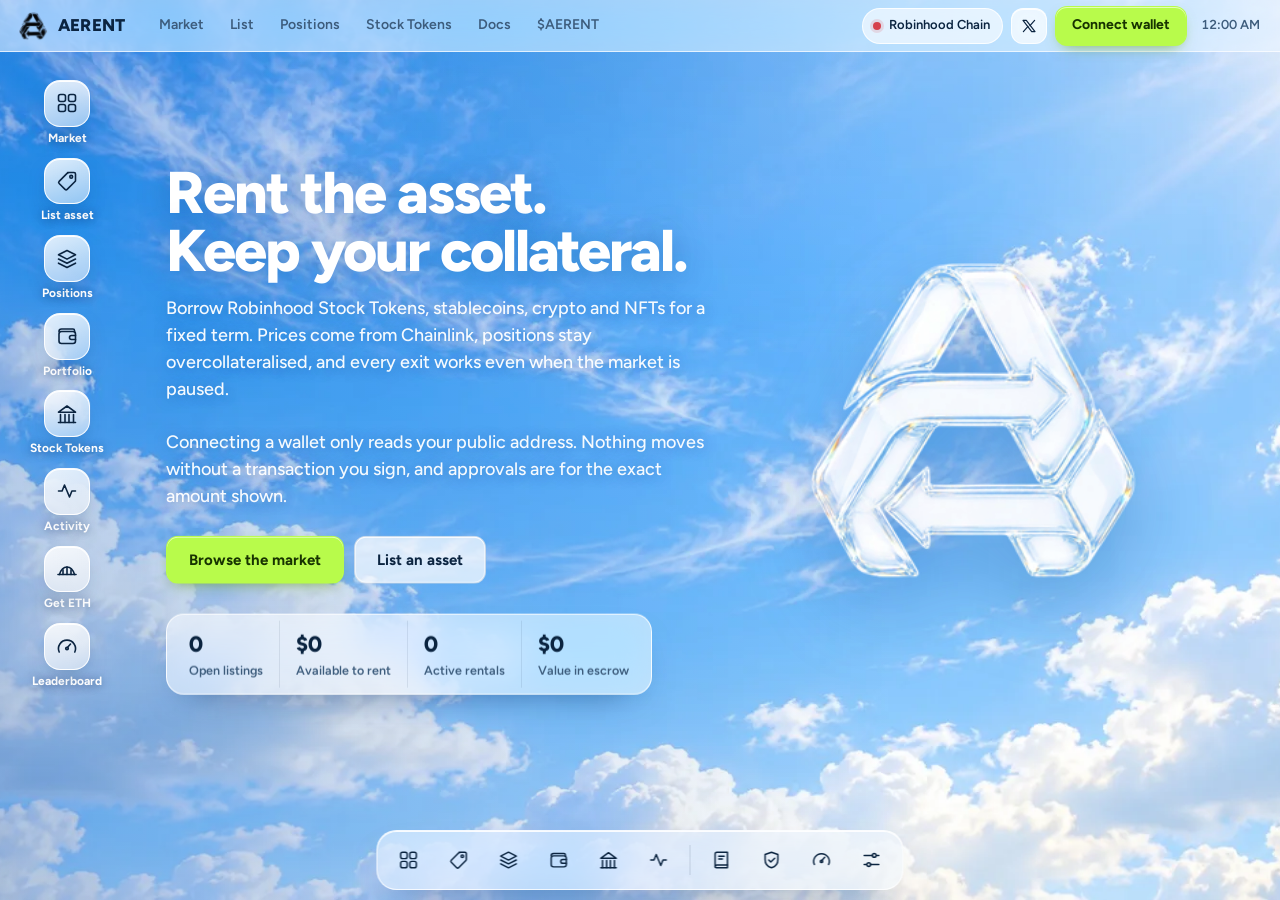
<file: index.html>
<!doctype html>
<html lang="en-GB">
<head>
  <meta charset="utf-8" />
  <meta name="viewport" content="width=device-width,initial-scale=1,viewport-fit=cover" />
  <meta name="theme-color" content="#5eaaf0" />
  <title>AERENT | Rent onchain assets on Robinhood Chain</title>
  <meta name="description" content="Rent Robinhood Stock Tokens, stablecoins, crypto and ERC-4907 NFTs against collateral, with oracle pricing and permissionless liquidations." />
  <link rel="canonical" href="https://aerentmarketplace.com/" />
  <meta property="og:type" content="website" />
  <meta property="og:title" content="AERENT | Rent onchain assets" />
  <meta property="og:description" content="Rent Stock Tokens, stablecoins, crypto and NFTs on Robinhood Chain." />
  <meta property="og:url" content="https://aerentmarketplace.com/" />
  <meta property="og:image" content="https://aerentmarketplace.com/assets/og-image.jpg" />
  <meta name="twitter:card" content="summary_large_image" />
  <meta name="twitter:image" content="https://aerentmarketplace.com/assets/og-image.jpg" />
  <link rel="icon" type="image/png" sizes="32x32" href="/assets/aerent-icon-32.png" />
  <link rel="icon" type="image/png" sizes="64x64" href="/assets/aerent-icon-64.png" />
  <link rel="apple-touch-icon" href="/assets/aerent-icon-180.png" />
  <link rel="manifest" href="/manifest.webmanifest" />
  <link rel="preload" href="/assets/fonts/figtree.woff2" as="font" type="font/woff2" crossorigin />
  <link rel="preconnect" href="https://esm.sh" crossorigin />
  <link rel="preconnect" href="https://auth.privy.io" crossorigin />
  <link rel="dns-prefetch" href="https://esm.sh" />
  <link rel="dns-prefetch" href="https://auth.privy.io" />
  <link rel="preload" href="/assets/sky.webp" as="image" />
  <link rel="stylesheet" href="/styles.css" />
  <script type="module" src="/js/app.js?v=perf-20260923"></script>
</head>
<body>
  <div class="boot" id="boot" aria-hidden="true"><img src="/assets/mark-light.webp" alt="" /></div>

  <div class="desktop" id="desktop">
    <header class="menubar">
      <button class="brand" data-open="market" aria-label="AERENT market">
        <img src="/assets/mark-dark.webp" alt="" width="30" height="30" />
        <span>AERENT</span>
      </button>
      <nav class="nav" aria-label="Primary">
        <button data-open="market">Market</button>
        <button data-open="list">List</button>
        <button data-open="positions">Positions</button>
        <button data-open="stocks">Stock Tokens</button>
        <button data-open="docs">Docs</button>
        <button data-open="aerent">$AERENT</button>
      </nav>
      <div class="menu-right">
        <span class="tag-preview" id="previewTag" hidden title="No marketplace contract is configured for this network. Actions run in a local simulation.">Preview</span>
        <button class="chip-net" id="netChip" data-open="settings" aria-label="Network status and settings"><i></i><span class="lbl" id="netLabel">Robinhood Chain</span></button>
        <a class="top-x-btn" id="xTopBtn" href="https://x.com/AerentMarket" target="_blank" rel="noopener noreferrer" aria-label="AERENT on X"></a>
        <button class="btn btn-lime wallet-btn" id="walletBtn">Connect wallet</button>
        <span class="clock" id="clock"></span>
      </div>
    </header>

    <main class="stage" id="stage">
      <nav class="apps" id="apps" aria-label="Applications"></nav>

      <section class="hero" aria-labelledby="heroTitle">
        <h1 id="heroTitle">Rent the asset.<br />Keep your collateral.</h1>
        <p>Borrow Robinhood Stock Tokens, stablecoins, crypto and NFTs for a fixed term. Prices come from Chainlink, positions stay overcollateralised, and every exit works even when the market is paused.</p>
        <p class="trust-line">Connecting a wallet only reads your public address. Nothing moves without a transaction you sign, and approvals are for the exact amount shown.</p>
        <div class="actions">
          <button class="btn btn-lime btn-lg" data-open="market">Browse the market</button>
          <button class="btn btn-glass btn-lg" data-open="list">List an asset</button>
        </div>
        <div class="facts" id="heroFacts">
          <div><strong id="factOpen">0</strong><small>Open listings</small></div>
          <div><strong id="factValue">$0</strong><small>Available to rent</small></div>
          <div><strong id="factActive">0</strong><small>Active rentals</small></div>
          <div><strong id="factEscrow">$0</strong><small>Value in escrow</small></div>
        </div>
      </section>

      <div class="orbit" id="orbit" aria-hidden="false">
        <div class="mark"><img src="/assets/mark-light.webp" alt="AERENT" /></div>
      </div>

      <div class="windows" id="windows"></div>
    </main>

    <nav class="dock" id="dock" aria-label="Dock"></nav>
  </div>

  <div class="toasts" id="toasts" role="status" aria-live="polite"></div>
  <noscript><p style="position:fixed;inset:auto 0 0 0;padding:16px;background:#fff;text-align:center;font-weight:700">AERENT needs JavaScript to connect a wallet.</p></noscript>
</body>
</html>
</file>
<file: styles.css>
/* AERENT: sky and glass. One family (Figtree), navy ink, lime for the single primary action. */
@font-face {
  font-family: "Figtree";
  src: url("/assets/fonts/figtree.woff2") format("woff2");
  font-weight: 300 900;
  font-display: swap;
}

:root {
  --ink: #0b2440;
  --ink-2: #3d5c7c;
  --ink-3: #7690ab;
  --sky: #2f86e6;
  --sky-deep: #1c62b8;
  --sky-soft: #e3f0ff;
  --lime: #b8fb4b;
  --lime-hi: #cdff72;
  --lime-lo: #9fe62e;
  --lime-ink: #173300;
  --danger: #d6404c;
  --danger-soft: #fde8ea;
  --warn: #b86e00;
  --warn-soft: #fff2d9;
  --ok: #178a4f;
  --ok-soft: #e1f7ea;

  --glass: rgba(255, 255, 255, .58);
  --glass-2: rgba(255, 255, 255, .78);
  --glass-3: rgba(255, 255, 255, .92);
  --edge: rgba(255, 255, 255, .85);
  --hair: rgba(11, 36, 64, .09);
  --hair-2: rgba(11, 36, 64, .14);

  --r-window: 22px;
  --r-panel: 16px;
  --r-control: 12px;
  --r-pill: 999px;

  --shadow-window: 0 40px 90px -30px rgba(12, 58, 112, .55), 0 12px 30px -12px rgba(12, 58, 112, .28);
  --shadow-lift: 0 10px 30px -14px rgba(12, 58, 112, .45);
  --inner: inset 0 1px 0 rgba(255, 255, 255, .9), inset 0 0 0 1px rgba(255, 255, 255, .5);

  --menubar-h: 52px;
  --dock-h: 72px;
  --ease: cubic-bezier(.2, .8, .2, 1);

  font-family: "Figtree", system-ui, -apple-system, "Segoe UI", sans-serif;
  font-feature-settings: "tnum" 1, "ss01" 1;
  color: var(--ink);
  -webkit-font-smoothing: antialiased;
}

*, *::before, *::after { box-sizing: border-box; }
html, body { margin: 0; height: 100%; overflow: hidden; }
body { background: #5eaaf0; line-height: 1.45; font-size: 14px; }
button, input, select, textarea { font: inherit; color: inherit; }
button { cursor: pointer; }
img { display: block; max-width: 100%; }
a { color: var(--sky-deep); text-decoration: none; }
a:hover { text-decoration: underline; text-underline-offset: 3px; }
:focus-visible { outline: 2.5px solid var(--sky); outline-offset: 2px; border-radius: 8px; }
.ic { width: 20px; height: 20px; flex: none; }
.sr { position: absolute; width: 1px; height: 1px; overflow: hidden; clip: rect(0 0 0 0); white-space: nowrap; }
[hidden] { display: none !important; }

/* ---------------------------------------------------------------- desktop */
.desktop {
  position: fixed; inset: 0;
  background: url("/assets/sky.webp") center / cover no-repeat, linear-gradient(180deg, #4d9ff0, #b9dcff);
}
.desktop::before {
  content: ""; position: absolute; inset: 0; pointer-events: none;
  background: radial-gradient(120% 70% at 85% 0%, rgba(255, 255, 255, .28), transparent 60%),
    linear-gradient(90deg, rgba(28, 98, 190, .32), rgba(28, 98, 190, .12) 45%, transparent 70%);
}

/* ---------------------------------------------------------------- menubar */
.menubar {
  position: absolute; z-index: 5000; inset: 0 0 auto 0; height: var(--menubar-h);
  display: flex; align-items: center; gap: 6px; padding: 0 14px;
  background: rgba(240, 248, 255, .55);
  backdrop-filter: blur(24px) saturate(1.5); -webkit-backdrop-filter: blur(24px) saturate(1.5);
  border-bottom: 1px solid rgba(255, 255, 255, .7);
}
.brand { display: flex; align-items: center; gap: 10px; height: 40px; padding: 0 10px 0 4px; border: 0; background: none; border-radius: 12px; }
.brand img { width: 30px; height: 30px; }
.brand span { font-weight: 800; font-size: 17px; letter-spacing: .01em; }
.brand:hover { background: rgba(255, 255, 255, .6); }
.nav { display: flex; gap: 2px; margin-left: 6px; }
.nav button {
  height: 36px; padding: 0 12px; border: 0; border-radius: 10px; background: none;
  font-weight: 600; color: var(--ink-2); font-size: 14px;
}
.nav button:hover { background: rgba(255, 255, 255, .6); color: var(--ink); }
.nav button[aria-current="true"] { color: var(--ink); background: rgba(255, 255, 255, .75); }
.menu-right { margin-left: auto; display: flex; align-items: center; gap: 8px; }
.top-x-btn {
  width: 36px; height: 36px; flex: none; display: inline-grid; place-items: center;
  border-radius: 12px; border: 1px solid var(--edge); color: var(--ink);
  background: rgba(255, 255, 255, .62);
  box-shadow: inset 0 1px 0 rgba(255, 255, 255, .9);
  backdrop-filter: blur(14px); -webkit-backdrop-filter: blur(14px);
  text-decoration: none;
  transition: background-color .15s var(--ease), transform .08s;
}
.top-x-btn:hover { background: rgba(255, 255, 255, .9); }
.top-x-btn:active { transform: translateY(1px); }
.top-x-btn .ic { width: 18px; height: 18px; }
.clock { font-weight: 600; color: var(--ink-2); padding: 0 6px; font-size: 13px; min-width: 44px; text-align: right; }

.chip-net {
  display: inline-flex; align-items: center; gap: 8px; height: 36px; padding: 0 12px 0 10px;
  border-radius: var(--r-pill); border: 1px solid var(--edge); background: rgba(255, 255, 255, .6);
  font-weight: 600; font-size: 13px;
}
.chip-net i { width: 8px; height: 8px; border-radius: 50%; background: var(--ok); box-shadow: 0 0 0 3px rgba(23, 138, 79, .15); }
.chip-net.down i { background: var(--danger); box-shadow: 0 0 0 3px rgba(214, 64, 76, .15); }
.chip-net.wrong i { background: var(--warn); }
.tag-preview {
  display: inline-flex; align-items: center; height: 26px; padding: 0 10px; border-radius: 8px;
  background: var(--ink); color: var(--lime); font-weight: 700; font-size: 12px;
}

/* ---------------------------------------------------------------- buttons */
.btn {
  --h: 40px;
  display: inline-flex; align-items: center; justify-content: center; gap: 8px;
  height: var(--h); padding: 0 16px; border-radius: var(--r-control);
  border: 1px solid transparent; font-weight: 700; font-size: 14px; white-space: nowrap;
  transition: background-color .15s var(--ease), box-shadow .15s var(--ease), transform .08s;
  text-decoration: none !important;
}
.btn:active:not(:disabled) { transform: translateY(1px); }
.btn:disabled { opacity: .5; cursor: not-allowed; }
.btn .ic { width: 18px; height: 18px; }
.btn-sm { --h: 32px; padding: 0 12px; font-size: 13px; border-radius: 10px; }
.btn-lg { --h: 48px; padding: 0 22px; font-size: 15px; }
.btn-block { width: 100%; }
.btn-lime { background: var(--lime); color: var(--lime-ink); box-shadow: inset 0 1px 0 rgba(255, 255, 255, .6), 0 6px 16px -8px rgba(90, 150, 0, .8); }
.btn-lime:hover:not(:disabled) { background: var(--lime-hi); }
.btn-ink { background: var(--ink); color: #fff; }
.btn-ink:hover:not(:disabled) { background: #14365c; }
.btn-glass { background: rgba(255, 255, 255, .72); border-color: var(--hair); color: var(--ink); box-shadow: var(--inner); }
.btn-glass:hover:not(:disabled) { background: #fff; }
.btn-ghost { background: none; color: var(--ink-2); }
.btn-ghost:hover:not(:disabled) { background: rgba(11, 36, 64, .06); color: var(--ink); }
.btn-danger { background: var(--danger-soft); color: var(--danger); border-color: rgba(214, 64, 76, .2); }
.btn-danger:hover:not(:disabled) { background: #fbd6da; }
.icon-btn { width: 32px; height: 32px; padding: 0; display: inline-grid; place-items: center; border-radius: 10px; border: 0; background: none; color: var(--ink-2); }
.icon-btn:hover { background: rgba(11, 36, 64, .07); color: var(--ink); }
.icon-btn .ic { width: 18px; height: 18px; }

.wallet-btn { padding: 0 14px 0 6px; gap: 8px; }
.wallet-btn .avatar { width: 26px; height: 26px; border-radius: 50%; flex: none; }
.btn-lime.wallet-btn { padding: 0 16px; }

/* ---------------------------------------------------------------- hero on the desktop */
.stage { position: absolute; inset: var(--menubar-h) 0 var(--dock-h) 0; overflow: hidden; }
.apps {
  /* wraps into a second column rather than clipping when the viewport is short */
  position: absolute; left: 22px; top: 22px; display: flex; flex-direction: column; flex-wrap: wrap;
  align-content: flex-start; gap: 2px 6px; max-height: calc(100% - 24px); z-index: 1;
}
.app-icon {
  width: 90px; height: clamp(74px, 8.4vh, 86px); display: flex; flex-direction: column; align-items: center; justify-content: flex-start; gap: 5px;
  padding-top: 6px; border: 0; background: none; border-radius: 16px; color: #fff;
}
.app-icon .tile {
  width: clamp(46px, 5.2vh, 54px); height: clamp(46px, 5.2vh, 54px); display: grid; place-items: center; border-radius: 16px;
  background: linear-gradient(160deg, rgba(255, 255, 255, .85), rgba(255, 255, 255, .5));
  border: 1px solid rgba(255, 255, 255, .9); color: var(--ink);
  box-shadow: 0 10px 24px -12px rgba(8, 50, 100, .6), inset 0 1px 0 #fff;
  backdrop-filter: blur(12px); -webkit-backdrop-filter: blur(12px);
}
.app-icon .tile .ic { width: 24px; height: 24px; }
.app-icon span { font-size: 12px; overflow-wrap: anywhere; font-weight: 700; text-shadow: 0 1px 8px rgba(5, 40, 90, .55); line-height: 1.15; }
.app-icon:hover .tile { background: #fff; }
.app-icon:focus-visible { outline-offset: -2px; }

.hero {
  position: absolute; left: clamp(140px, 13vw, 200px); top: 50%; transform: translateY(-52%);
  width: min(620px, calc(100% - 560px)); min-width: 440px; z-index: 1;
}
.hero h1 {
  margin: 0 0 16px; font-size: clamp(40px, 4.6vw, 64px); line-height: .98; font-weight: 800; letter-spacing: -.035em; color: #fff;
  text-shadow: 0 2px 30px rgba(8, 60, 130, .35);
}
.hero p { margin: 0 0 26px; font-size: 18px; line-height: 1.5; color: rgba(255, 255, 255, .95); max-width: 46ch; text-shadow: 0 1px 14px rgba(8, 60, 130, .4); font-weight: 500; }
.hero .actions { display: flex; gap: 10px; flex-wrap: wrap; }
.hero .facts {
  display: inline-flex; gap: 0; margin-top: 30px; padding: 6px; border-radius: 18px;
  background: rgba(255, 255, 255, .55); border: 1px solid rgba(255, 255, 255, .85);
  backdrop-filter: blur(18px) saturate(1.4); -webkit-backdrop-filter: blur(18px) saturate(1.4);
  box-shadow: 0 16px 36px -20px rgba(8, 50, 110, .6);
}
.hero .facts div { display: grid; gap: 1px; padding: 8px 18px; }
.hero .facts div + div { border-left: 1px solid var(--hair); }
.hero .facts div { padding: 8px 16px; }
.hero .facts strong { font-size: 22px; font-weight: 800; letter-spacing: -.02em; }
.hero .facts small { font-size: 12.5px; font-weight: 600; color: var(--ink-2); }

.orbit { position: absolute; right: 5vw; top: 50%; width: min(38vw, 520px); aspect-ratio: 1; transform: translateY(-54%); z-index: 0; pointer-events: none; }
.orbit .mark { position: absolute; inset: 14%; filter: drop-shadow(0 30px 40px rgba(10, 70, 150, .35)); }
.orbit .mark img { width: 100%; height: 100%; }
.ticker {
  pointer-events: auto; position: absolute; display: inline-flex; align-items: center; gap: 8px; height: 46px; padding: 0 16px 0 7px;
  background: var(--lime); color: #0a1a00; border-radius: 14px; font-weight: 800; font-size: 18px; letter-spacing: -.01em;
  border: 0; box-shadow: 0 16px 30px -14px rgba(40, 90, 0, .7), inset 0 1px 0 rgba(255, 255, 255, .6);
  transition: transform .2s var(--ease);
}
.ticker:hover { transform: translateY(-2px); }
.ticker .tlogo { --s: 32px; }
.ticker:nth-of-type(1) { left: -6%; top: 16%; }
.ticker:nth-of-type(2) { right: -4%; top: 30%; }
.ticker:nth-of-type(3) { left: 4%; bottom: 20%; }
.ticker:nth-of-type(4) { right: 6%; bottom: 8%; }

@media (prefers-reduced-motion: no-preference) {
  .orbit .mark { animation: settle 1.1s var(--ease) both; }
  .ticker { animation: pop .6s var(--ease) both; }
  .ticker:nth-of-type(1) { animation-delay: .35s; }
  .ticker:nth-of-type(2) { animation-delay: .45s; }
  .ticker:nth-of-type(3) { animation-delay: .55s; }
  .ticker:nth-of-type(4) { animation-delay: .65s; }
  .hero { animation: rise .8s .1s var(--ease) both; }
}
@keyframes settle { from { opacity: 0; transform: translateY(18px) scale(.94); } to { opacity: 1; transform: none; } }
@keyframes pop { from { opacity: 0; transform: translateY(10px) scale(.9); } to { opacity: 1; transform: none; } }
@keyframes rise { from { opacity: 0; transform: translateY(-46%); } to { opacity: 1; transform: translateY(-52%); } }

/* ---------------------------------------------------------------- dock */
.dock {
  position: absolute; z-index: 5000; left: 50%; bottom: 10px; transform: translateX(-50%);
  display: flex; align-items: center; gap: 4px; height: 60px; padding: 0 8px;
  border-radius: 20px; background: rgba(240, 248, 255, .55); border: 1px solid rgba(255, 255, 255, .8);
  backdrop-filter: blur(24px) saturate(1.5); -webkit-backdrop-filter: blur(24px) saturate(1.5);
  box-shadow: 0 20px 40px -20px rgba(8, 50, 110, .6), inset 0 1px 0 rgba(255, 255, 255, .9);
}
.dock button {
  position: relative; width: 46px; height: 46px; display: grid; place-items: center; border: 0; border-radius: 13px;
  background: none; color: var(--ink);
}
.dock button:hover { background: rgba(255, 255, 255, .8); }
.dock button .ic { width: 22px; height: 22px; }
.dock button.open::after { content: ""; position: absolute; bottom: 2px; left: 50%; width: 5px; height: 5px; margin-left: -2.5px; border-radius: 50%; background: var(--ink); }
.dock button.focused { background: rgba(255, 255, 255, .9); }
.dock .sep { width: 1px; height: 30px; background: var(--hair-2); margin: 0 4px; }
.dock .tip {
  position: absolute; bottom: 56px; left: 50%; transform: translateX(-50%); padding: 5px 9px; border-radius: 8px;
  background: var(--ink); color: #fff; font-size: 12px; font-weight: 600; white-space: nowrap; opacity: 0; pointer-events: none; transition: opacity .12s;
}
.dock button:hover .tip, .dock button:focus-visible .tip { opacity: 1; }

/* ---------------------------------------------------------------- windows */
.windows { position: absolute; inset: 0; z-index: 2; pointer-events: none; }
.win {
  position: absolute; display: flex; flex-direction: column; pointer-events: auto;
  min-width: 360px; min-height: 260px; border-radius: var(--r-window);
  background: rgba(247, 251, 255, .8); border: 1px solid var(--edge);
  backdrop-filter: blur(34px) saturate(1.6); -webkit-backdrop-filter: blur(34px) saturate(1.6);
  box-shadow: var(--shadow-window), inset 0 1px 0 #fff;
  overflow: hidden; resize: both;
}
.win.active { background: rgba(250, 253, 255, .95); }
input[type=range] { accent-color: var(--sky); }
input[type=checkbox] { accent-color: var(--sky); width: 16px; height: 16px; }
.win:not(.active) { box-shadow: 0 30px 60px -30px rgba(12, 58, 112, .45); }
.win.max { inset: 10px !important; width: auto !important; height: auto !important; resize: none; }
@media (prefers-reduced-motion: no-preference) {
  .win.opening { animation: winIn .22s var(--ease) both; }
}
@keyframes winIn { from { opacity: 0; transform: translateY(8px) scale(.985); } to { opacity: 1; transform: none; } }

.win-head { display: flex; align-items: center; gap: 12px; height: 60px; padding: 0 10px 0 16px; flex: none; cursor: grab; user-select: none; touch-action: none; }
.win-head:active { cursor: grabbing; }
.win-head .tile { width: 34px; height: 34px; border-radius: 10px; display: grid; place-items: center; background: #fff; border: 1px solid var(--hair); color: var(--ink); flex: none; box-shadow: var(--inner); }
.win-head .tile .ic { width: 18px; height: 18px; }
.win-head .tile .tlogo { --s: 26px; }
.win-title { display: grid; min-width: 0; }
.win-title strong { font-size: 15px; font-weight: 800; letter-spacing: -.01em; white-space: nowrap; overflow: hidden; text-overflow: ellipsis; }
.win-title small { font-size: 12px; color: var(--ink-3); font-weight: 600; white-space: nowrap; overflow: hidden; text-overflow: ellipsis; }
.win-ctrl { margin-left: auto; display: flex; gap: 2px; }
.win-body { flex: 1; overflow: auto; padding: 4px 20px 20px; overscroll-behavior: contain; scrollbar-width: thin; }
.win-foot { flex: none; display: flex; align-items: center; justify-content: flex-end; gap: 10px; padding: 14px 20px; border-top: 1px solid var(--hair); background: rgba(255, 255, 255, .5); }
.win-foot .grow { margin-right: auto; color: var(--ink-3); font-size: 12.5px; font-weight: 600; }

/* ---------------------------------------------------------------- building blocks */
.panel { background: rgba(255, 255, 255, .75); border: 1px solid var(--hair); border-radius: var(--r-panel); box-shadow: var(--inner); }
.panel-pad { padding: 16px; }
.stack { display: grid; gap: 14px; }
.row { display: flex; align-items: center; gap: 10px; }
.row.wrap { flex-wrap: wrap; }
.spacer { flex: 1; }
.muted { color: var(--ink-3); }
.soft { color: var(--ink-2); }
.strong { font-weight: 700; }
.small { font-size: 12.5px; }
.mono { font-family: ui-monospace, "SF Mono", Menlo, monospace; font-size: 12.5px; letter-spacing: -.01em; }
h2.title { margin: 6px 0 4px; font-size: 22px; font-weight: 800; letter-spacing: -.02em; }
h3.sub { margin: 0 0 10px; font-size: 13px; font-weight: 700; color: var(--ink-2); }
p.lead { margin: 0 0 16px; color: var(--ink-2); max-width: 64ch; }

.stats { display: grid; grid-template-columns: repeat(auto-fit, minmax(150px, 1fr)); gap: 10px; margin-bottom: 14px; }
.stat { padding: 12px 14px; border-radius: 14px; background: rgba(255, 255, 255, .7); border: 1px solid var(--hair); box-shadow: var(--inner); }
.stat small { display: block; font-size: 12px; color: var(--ink-3); font-weight: 600; }
.stat strong { display: block; margin-top: 2px; font-size: 20px; font-weight: 800; letter-spacing: -.02em; }

.trust-strip {
  display: flex; flex-wrap: wrap; gap: 8px 18px; margin: 0 0 16px; padding: 10px 14px;
  border-radius: 14px; background: rgba(255, 255, 255, .55); border: 1px solid var(--hair);
  font-size: 12.5px; font-weight: 600; color: var(--ink-2);
}
.trust-strip span { display: inline-flex; align-items: center; gap: 7px; }
.trust-strip .ic { width: 15px; height: 15px; color: var(--ok); }

.trust-line {
  margin: -8px 0 20px; max-width: 46ch; font-size: 13.5px; font-weight: 600; line-height: 1.45;
  color: rgba(255, 255, 255, .95); text-shadow: 0 1px 10px rgba(8, 60, 130, .45);
}

.toolbar { display: flex; align-items: center; gap: 10px; margin-bottom: 12px; flex-wrap: wrap; }
.search { position: relative; flex: 1; min-width: 200px; }
.search .ic { position: absolute; left: 12px; top: 50%; transform: translateY(-50%); color: var(--ink-3); width: 18px; height: 18px; }
.search input.in { padding-left: 40px; }

.seg { display: inline-flex; padding: 3px; gap: 2px; border-radius: 12px; background: rgba(11, 36, 64, .06); flex-wrap: wrap; }
.seg button { height: 32px; padding: 0 12px; border: 0; border-radius: 9px; background: none; font-weight: 700; font-size: 13px; color: var(--ink-2); }
.seg button:hover { color: var(--ink); }
.seg button[aria-pressed="true"] { background: #fff; color: var(--ink); box-shadow: 0 1px 3px rgba(11, 36, 64, .12); }

input.in, select.in, textarea.in {
  width: 100%; height: 44px; padding: 0 14px; border-radius: var(--r-control);
  border: 1px solid var(--hair-2); background: rgba(255, 255, 255, .9); outline: none; font-weight: 600;
  transition: border-color .12s, box-shadow .12s;
}
select.in { appearance: none; padding-right: 36px; background-image: url("data:image/svg+xml,%3Csvg xmlns='http://www.w3.org/2000/svg' viewBox='0 0 24 24' fill='none' stroke='%233d5c7c' stroke-width='1.8' stroke-linecap='round' stroke-linejoin='round'%3E%3Cpath d='m7 10 5 5 5-5'/%3E%3C/svg%3E"); background-repeat: no-repeat; background-position: right 10px center; background-size: 18px; }
input.in:focus, select.in:focus { border-color: var(--sky); box-shadow: 0 0 0 4px rgba(47, 134, 230, .15); }
input.in::placeholder { color: var(--ink-3); font-weight: 500; }
.field { display: grid; gap: 6px; }
.field > label { font-size: 12.5px; font-weight: 700; color: var(--ink-2); }
.field .hint { font-size: 12px; color: var(--ink-3); }
.field .hint.bad { color: var(--danger); }
.grid-2 { display: grid; grid-template-columns: 1fr 1fr; gap: 14px; }
.grid-3 { display: grid; grid-template-columns: repeat(3, 1fr); gap: 14px; }
.full { grid-column: 1 / -1; }
.input-affix { position: relative; }
.input-affix input { padding-right: 96px; }
.input-affix .affix { position: absolute; right: 6px; top: 6px; bottom: 6px; display: flex; align-items: center; gap: 6px; padding: 0 8px; border-radius: 9px; background: rgba(11, 36, 64, .05); font-weight: 700; font-size: 13px; }
.input-affix .affix .tlogo { --s: 20px; }
.link-btn { border: 0; background: none; padding: 0; color: var(--sky-deep); font-weight: 700; font-size: 12px; }
.link-btn:hover { text-decoration: underline; }

/* token logo */
.tlogo { --s: 36px; position: relative; width: var(--s); height: var(--s); flex: none; border-radius: 50%; overflow: hidden; display: grid; place-items: center; background: #fff; box-shadow: 0 0 0 1px rgba(11, 36, 64, .08); }
.tlogo img { width: 100%; height: 100%; object-fit: cover; }
.tlogo b { display: none; font-size: calc(var(--s) * .36); font-weight: 800; color: var(--ink-2); }
.tlogo.mono { background: linear-gradient(160deg, #eef5ff, #d6e8ff); }
.tlogo.mono b { display: block; }
.tlogo.nft { border-radius: 28%; }
.pair { display: inline-flex; }
.pair .tlogo + .tlogo { margin-left: -8px; box-shadow: 0 0 0 2px #fff; }

.asset { display: flex; align-items: center; gap: 12px; min-width: 0; }
.asset > div { display: grid; min-width: 0; }
.asset strong { font-weight: 800; font-size: 14.5px; display: flex; align-items: center; gap: 6px; }
.asset small { color: var(--ink-3); font-weight: 600; font-size: 12.5px; white-space: nowrap; overflow: hidden; text-overflow: ellipsis; }
.verified { width: 16px; height: 16px; display: inline-grid; place-items: center; border-radius: 50%; background: var(--sky); color: #fff; flex: none; }
.verified .ic { width: 11px; height: 11px; stroke-width: 2.6; }

/* badges */
.badge { display: inline-flex; align-items: center; gap: 5px; height: 24px; padding: 0 9px; border-radius: 8px; font-size: 12px; font-weight: 700; white-space: nowrap; }
.badge i { width: 6px; height: 6px; border-radius: 50%; background: currentColor; }
.b-open { background: var(--ok-soft); color: var(--ok); }
.b-rented { background: var(--sky-soft); color: var(--sky-deep); }
.b-closed { background: rgba(11, 36, 64, .06); color: var(--ink-2); }
.b-warn { background: var(--warn-soft); color: var(--warn); }
.b-bad { background: var(--danger-soft); color: var(--danger); }
.b-lime { background: var(--lime); color: var(--lime-ink); }
.b-plain { background: rgba(11, 36, 64, .06); color: var(--ink-2); }

/* tables */
.table-wrap { overflow-x: auto; border-radius: var(--r-panel); background: rgba(255, 255, 255, .7); border: 1px solid var(--hair); box-shadow: var(--inner); }
table.t { width: 100%; border-collapse: collapse; min-width: 720px; }
table.t th { text-align: left; font-size: 12px; font-weight: 700; color: var(--ink-3); padding: 12px 14px; border-bottom: 1px solid var(--hair); white-space: nowrap; }
table.t td { padding: 12px 14px; border-bottom: 1px solid var(--hair); vertical-align: middle; font-weight: 600; }
table.t tr:last-child td { border-bottom: 0; }
table.t tbody tr { transition: background-color .12s; }
table.t tbody tr:hover { background: rgba(255, 255, 255, .8); }
table.t .num { text-align: right; white-space: nowrap; }
table.t th.num { text-align: right; }
table.t .act { text-align: right; width: 1%; white-space: nowrap; }
table.t .act .row { flex-wrap: wrap; justify-content: flex-end; gap: 6px; max-width: 230px; margin-left: auto; }
.cell2 { display: grid; gap: 1px; }
.cell2 small { color: var(--ink-3); font-weight: 600; font-size: 12px; }
th button.sort { border: 0; background: none; padding: 0; font: inherit; color: inherit; display: inline-flex; align-items: center; gap: 2px; }
th button.sort .ic { width: 14px; height: 14px; opacity: 0; }
th button.sort[data-dir] .ic { opacity: 1; }
th button.sort[data-dir="asc"] .ic { transform: rotate(180deg); }

/* summary list (signing screen) */
.sum { display: grid; gap: 0; }
.sum > div { display: flex; justify-content: space-between; align-items: baseline; gap: 16px; padding: 11px 0; border-bottom: 1px dashed var(--hair-2); }
.sum > div:last-child { border-bottom: 0; }
.sum span { color: var(--ink-2); font-weight: 600; }
.sum strong { font-weight: 800; text-align: right; }
.sum .big strong { font-size: 18px; }

/* health factor */
.hf { display: grid; gap: 6px; }
.hf-bar { position: relative; height: 8px; border-radius: 99px; background: linear-gradient(90deg, #f06c78 0%, #f7b84a 30%, #9fe62e 60%, #58c77e 100%); }
.hf-bar i { position: absolute; top: 50%; width: 16px; height: 16px; margin: -8px 0 0 -8px; border-radius: 50%; background: #fff; border: 3px solid var(--ink); box-shadow: 0 2px 6px rgba(11, 36, 64, .3); }
.hf-bar b { position: absolute; top: -3px; bottom: -3px; width: 2px; background: var(--ink); opacity: .35; }
.hf-val { font-weight: 800; }
.hf-val.bad { color: var(--danger); }
.hf-val.warn { color: var(--warn); }
.hf-val.good { color: var(--ok); }

/* stepper */
.steps { display: grid; gap: 8px; }
.stepi { display: grid; grid-template-columns: 32px 1fr auto; gap: 12px; align-items: center; padding: 12px 14px; border-radius: 14px; background: rgba(255, 255, 255, .72); border: 1px solid var(--hair); }
.stepi .dot { width: 32px; height: 32px; border-radius: 50%; display: grid; place-items: center; font-weight: 800; font-size: 13px; background: rgba(11, 36, 64, .07); color: var(--ink-2); }
.stepi .dot .ic { width: 16px; height: 16px; stroke-width: 2.4; }
.stepi strong { display: block; font-weight: 800; }
.stepi small { color: var(--ink-3); font-weight: 600; font-size: 12.5px; }
.stepi.active { border-color: rgba(47, 134, 230, .45); box-shadow: 0 0 0 4px rgba(47, 134, 230, .1); }
.stepi.active .dot { background: var(--sky); color: #fff; }
.stepi.done .dot { background: var(--lime); color: var(--lime-ink); }
.stepi.fail .dot { background: var(--danger); color: #fff; }
.stepi .state { font-size: 12.5px; font-weight: 700; color: var(--ink-2); display: flex; align-items: center; gap: 8px; }
.spin { width: 16px; height: 16px; border-radius: 50%; border: 2.4px solid rgba(47, 134, 230, .25); border-top-color: var(--sky); animation: spin .8s linear infinite; }
@keyframes spin { to { transform: rotate(360deg); } }

/* notes */
.note { display: flex; gap: 10px; padding: 12px 14px; border-radius: 14px; font-weight: 600; font-size: 13px; line-height: 1.45; }
.note .ic { width: 18px; height: 18px; margin-top: 1px; }
.note-info { background: var(--sky-soft); color: #134a8a; }
.note-warn { background: var(--warn-soft); color: #7a4a00; }
.note-bad { background: var(--danger-soft); color: #9b1f2a; }
.note-ok { background: var(--ok-soft); color: #0f5e36; }

/* empty */
.empty { display: grid; place-items: center; text-align: center; padding: 42px 20px; gap: 6px; }
.empty .tile { width: 52px; height: 52px; border-radius: 16px; display: grid; place-items: center; background: #fff; border: 1px solid var(--hair); margin-bottom: 8px; box-shadow: var(--inner); }
.empty strong { font-size: 16px; font-weight: 800; }
.empty span { color: var(--ink-3); font-weight: 600; max-width: 42ch; }
.empty .btn { margin-top: 10px; }
.skel { height: 56px; border-radius: 12px; background: linear-gradient(90deg, rgba(255, 255, 255, .5), rgba(255, 255, 255, .95), rgba(255, 255, 255, .5)); background-size: 200% 100%; animation: sk 1.4s linear infinite; margin-bottom: 8px; }
@keyframes sk { to { background-position: -200% 0; } }

/* rent / list layouts */
.split { display: grid; grid-template-columns: minmax(0, 1.1fr) minmax(0, 1fr); gap: 16px; align-items: start; }
.asset-hero { display: flex; align-items: center; gap: 14px; margin: 4px 0 16px; }
.asset-hero .tlogo { --s: 52px; }
.asset-hero h2 { margin: 0; font-size: 24px; font-weight: 800; letter-spacing: -.02em; }
.asset-hero p { margin: 2px 0 0; color: var(--ink-3); font-weight: 600; }
.pick { display: grid; grid-template-columns: repeat(auto-fill, minmax(150px, 1fr)); gap: 8px; max-height: 250px; overflow: auto; padding: 2px; }
.pick button { display: flex; align-items: center; gap: 10px; padding: 10px; border-radius: 14px; border: 1px solid var(--hair); background: rgba(255, 255, 255, .75); text-align: left; }
.pick button:hover { background: #fff; }
.pick button[aria-pressed="true"] { border-color: var(--sky); box-shadow: 0 0 0 3px rgba(47, 134, 230, .18); background: #fff; }
.pick .tlogo { --s: 32px; }
.pick strong { display: block; font-weight: 800; font-size: 13.5px; }
.pick small { display: block; font-size: 11.5px; color: var(--ink-3); font-weight: 600; }

/* activity */
.feed { display: grid; }
.feed-item { display: grid; grid-template-columns: 36px 1fr auto; gap: 12px; align-items: center; padding: 12px 4px; border-bottom: 1px solid var(--hair); }
.feed-item:last-child { border-bottom: 0; }
.feed-item .tile { width: 36px; height: 36px; border-radius: 11px; display: grid; place-items: center; background: #fff; border: 1px solid var(--hair); }
.feed-item .tile .ic { width: 18px; height: 18px; }
.feed-item strong { display: block; font-weight: 800; }
.feed-item small { color: var(--ink-3); font-weight: 600; }

/* settings */
.set { display: flex; align-items: center; justify-content: space-between; gap: 16px; padding: 14px 0; border-bottom: 1px solid var(--hair); }
.set:last-child { border-bottom: 0; }
.set strong { display: block; font-weight: 800; }
.set small { color: var(--ink-3); font-weight: 600; }
.set select.in { width: 240px; }

/* docs */
.prose { max-width: 70ch; }
.prose h2 { font-size: 24px; font-weight: 800; letter-spacing: -.02em; margin: 8px 0 8px; }
.prose h3 { font-size: 16px; font-weight: 800; margin: 22px 0 6px; }
.prose p, .prose li { color: var(--ink-2); font-weight: 500; line-height: 1.6; }
.prose ol, .prose ul { padding-left: 20px; }
.prose code { font-family: ui-monospace, Menlo, monospace; font-size: 12.5px; background: rgba(11, 36, 64, .06); padding: 2px 6px; border-radius: 6px; }
.formula { padding: 14px 16px; border-radius: 14px; background: var(--ink); color: #eaf4ff; font-weight: 600; margin: 10px 0; }
.formula b { color: var(--lime); font-weight: 700; }

/* modal (wallet picker) */
.scrim { position: fixed; inset: 0; z-index: 8000; background: rgba(8, 38, 76, .28); backdrop-filter: blur(6px); -webkit-backdrop-filter: blur(6px); display: grid; place-items: center; padding: 20px; }
.modal { width: min(420px, 100%); border-radius: var(--r-window); background: rgba(250, 253, 255, .94); border: 1px solid var(--edge); box-shadow: var(--shadow-window); padding: 8px 20px 20px; }
.modal-head { display: flex; align-items: center; height: 56px; }
.modal-head strong { font-size: 17px; font-weight: 800; }
.modal-head .icon-btn { margin-left: auto; }
.wallets { display: grid; gap: 8px; }
.wallets button { display: flex; align-items: center; gap: 12px; height: 58px; padding: 0 14px; border-radius: 14px; border: 1px solid var(--hair); background: #fff; font-weight: 800; font-size: 15px; text-align: left; }
.wallets button:hover { border-color: var(--sky); }
.wallets .wicon { width: 34px; height: 34px; border-radius: 10px; display: grid; place-items: center; background: var(--sky-soft); overflow: hidden; }
.wallets .wicon img { width: 100%; height: 100%; }
.wallets small { margin-left: auto; color: var(--ink-3); font-weight: 600; font-size: 12px; }

/* account menu */
.popover { position: absolute; z-index: 8500; min-width: 260px; padding: 8px; border-radius: 16px; background: rgba(250, 253, 255, .96); border: 1px solid var(--edge); box-shadow: var(--shadow-window); }
.popover .who { display: flex; align-items: center; gap: 10px; padding: 10px; }
.popover .who .avatar { width: 36px; height: 36px; border-radius: 50%; }
.popover .who strong { display: block; font-weight: 800; }
.popover .who small { color: var(--ink-3); font-weight: 600; }
.popover .item { display: flex; align-items: center; gap: 10px; width: 100%; height: 40px; padding: 0 10px; border: 0; border-radius: 10px; background: none; font-weight: 700; text-align: left; color: var(--ink); }
.popover .item:hover { background: rgba(11, 36, 64, .06); }
.popover .item .ic { width: 18px; height: 18px; color: var(--ink-2); }
.popover hr { border: 0; border-top: 1px solid var(--hair); margin: 6px 0; }

/* toasts */
.toasts { position: fixed; z-index: 9000; right: 16px; top: calc(var(--menubar-h) + 12px); display: grid; gap: 8px; width: min(360px, calc(100% - 32px)); }
.toast { display: grid; grid-template-columns: 22px 1fr; gap: 10px; padding: 12px 14px; border-radius: 14px; background: rgba(250, 253, 255, .96); border: 1px solid var(--edge); box-shadow: var(--shadow-lift); font-weight: 600; }
.toast .ic { width: 20px; height: 20px; }
.toast strong { display: block; font-weight: 800; }
.toast small { color: var(--ink-2); font-size: 12.5px; }
.toast.ok .ic { color: var(--ok); }
.toast.bad .ic { color: var(--danger); }
.toast.info .ic { color: var(--sky); }
@media (prefers-reduced-motion: no-preference) { .toast { animation: pop .25s var(--ease) both; } }

.boot { position: fixed; inset: 0; z-index: 9999; display: grid; place-items: center; background: url("/assets/sky.webp") center / cover; transition: opacity .22s, visibility .22s; }
.boot img { width: 120px; height: 120px; filter: drop-shadow(0 20px 30px rgba(10, 70, 150, .35)); }
.boot.gone { opacity: 0; visibility: hidden; }

/* ---------------------------------------------------------------- responsive */
@media (max-width: 1100px) {
  .orbit { opacity: .35; right: -10vw; width: 70vw; }
  .hero { left: 130px; width: calc(100% - 170px); min-width: 0; }
}
@media (max-width: 820px) {
  :root { --menubar-h: 56px; --dock-h: 78px; }
  .nav, .clock, .chip-net span.lbl { display: none; }
  .apps { display: none; }
  .hero { left: 20px; right: 20px; width: auto; top: auto; bottom: 24px; transform: none; animation: none; }
  .hero h1 { font-size: 36px; }
  .hero p { font-size: 16px; }
  .hero .facts { gap: 18px; }
  .orbit { opacity: 1; width: min(46vw, 34vh); right: 50%; margin-right: calc(min(46vw, 34vh) / -2); top: 2%; transform: none; }
  .orbit .mark { inset: 6%; }
  .ticker { height: 36px; font-size: 14px; padding: 0 12px 0 5px; }
  .ticker:nth-of-type(1) { left: -46%; top: 18%; }
  .ticker:nth-of-type(2) { right: -46%; top: 34%; }
  .ticker:nth-of-type(3) { left: -48%; bottom: 8%; }
  .ticker:nth-of-type(4) { right: -52%; bottom: -2%; }
  .ticker .tlogo { --s: 26px; }
  .win { inset: 0 !important; width: auto !important; height: auto !important; border-radius: 22px 22px 0 0; resize: none; }
  .win-head { cursor: default; }
  .win-ctrl [data-max] { display: none; }
  .stats { grid-template-columns: repeat(2, 1fr); }
  .split, .grid-2, .grid-3 { grid-template-columns: 1fr; }
  .dock { left: 8px; right: 8px; transform: none; justify-content: space-between; overflow-x: auto; bottom: 8px; }
  .dock .sep { display: none; }
  .brand span { display: none; }
}
@media (prefers-reduced-motion: reduce) { *, *::before, *::after { animation: none !important; transition: none !important; } }


/* ---------------------------------------------------------------- AERENT token page */
.coin-page { display: grid; gap: 16px; max-width: 720px; margin: 0 auto; }
.coin-hero-card,
.coin-ca-card,
.coin-actions-card {
  border: 1px solid rgba(255,255,255,.88);
  background: rgba(255,255,255,.6);
  box-shadow: 0 18px 40px -28px rgba(8,50,110,.55), inset 0 1px 0 rgba(255,255,255,.9);
  backdrop-filter: blur(20px) saturate(1.35);
  -webkit-backdrop-filter: blur(20px) saturate(1.35);
}
.coin-hero-card {
  min-height: 178px;
  border-radius: 24px;
  padding: 24px;
  display: flex;
  align-items: center;
  gap: 22px;
  background:
    radial-gradient(circle at 86% 12%, rgba(181,247,80,.26), transparent 30%),
    linear-gradient(145deg, rgba(255,255,255,.84), rgba(235,245,255,.58));
}
.coin-mark {
  width: 112px; height: 112px; flex: none; display: grid; place-items: center;
  border-radius: 28px; border: 1px solid rgba(255,255,255,.95);
  background: rgba(255,255,255,.56);
  box-shadow: 0 18px 36px -24px rgba(8,50,110,.75), inset 0 1px 0 #fff;
}
.coin-mark img { width: 78%; height: 78%; object-fit: contain; }
.coin-hero-copy { min-width: 0; }
.coin-kicker {
  display: inline-flex; align-items: center; height: 26px; padding: 0 10px;
  border-radius: 999px; background: var(--lime); color: var(--lime-ink);
  font-size: 11px; font-weight: 800; letter-spacing: .07em; text-transform: uppercase;
}
.coin-hero-copy h2 {
  margin: 10px 0 8px; font-size: 42px; line-height: 1; letter-spacing: -.045em; font-weight: 850; color: var(--ink);
}
.coin-hero-copy p { margin: 0; max-width: 50ch; color: var(--ink-2); font-size: 14px; line-height: 1.55; }
.coin-ca-card, .coin-actions-card { border-radius: 20px; padding: 18px; }
.coin-section-head { display: flex; align-items: center; gap: 14px; margin-bottom: 12px; }
.coin-section-head > div { display: grid; gap: 2px; }
.coin-section-head small { color: var(--ink-2); font-size: 12px; font-weight: 650; }
.coin-section-head strong { font-size: 15px; }
.coin-status {
  margin-left: auto; display: inline-flex; align-items: center; height: 30px; padding: 0 12px;
  border-radius: 999px; border: 1px solid var(--hair); background: rgba(255,255,255,.72);
  font-weight: 800; font-size: 12px;
}
.coin-ca-box {
  display: flex; align-items: center; gap: 10px; min-height: 52px; padding: 8px 8px 8px 14px;
  border: 1px solid var(--hair-2); border-radius: 14px; background: rgba(245,249,255,.78);
}
.coin-ca-value { flex: 1; overflow: hidden; text-overflow: ellipsis; white-space: nowrap; font-size: 13px; }
.coin-copy { flex: none; }
.coin-note { margin: 10px 2px 0; color: var(--ink-2); font-size: 12px; line-height: 1.45; }
.coin-actions-grid { display: grid; grid-template-columns: 1.25fr 1fr 1fr; gap: 10px; }
.coin-actions-grid .btn { width: 100%; }
.coin-actions-grid .ic { width: 18px; height: 18px; }

@media (max-width: 620px) {
  .coin-hero-card { align-items: flex-start; padding: 18px; gap: 14px; }
  .coin-mark { width: 76px; height: 76px; border-radius: 20px; }
  .coin-hero-copy h2 { font-size: 34px; }
  .coin-actions-grid { grid-template-columns: 1fr; }
  .coin-ca-value { font-size: 11px; }
}
</file>
